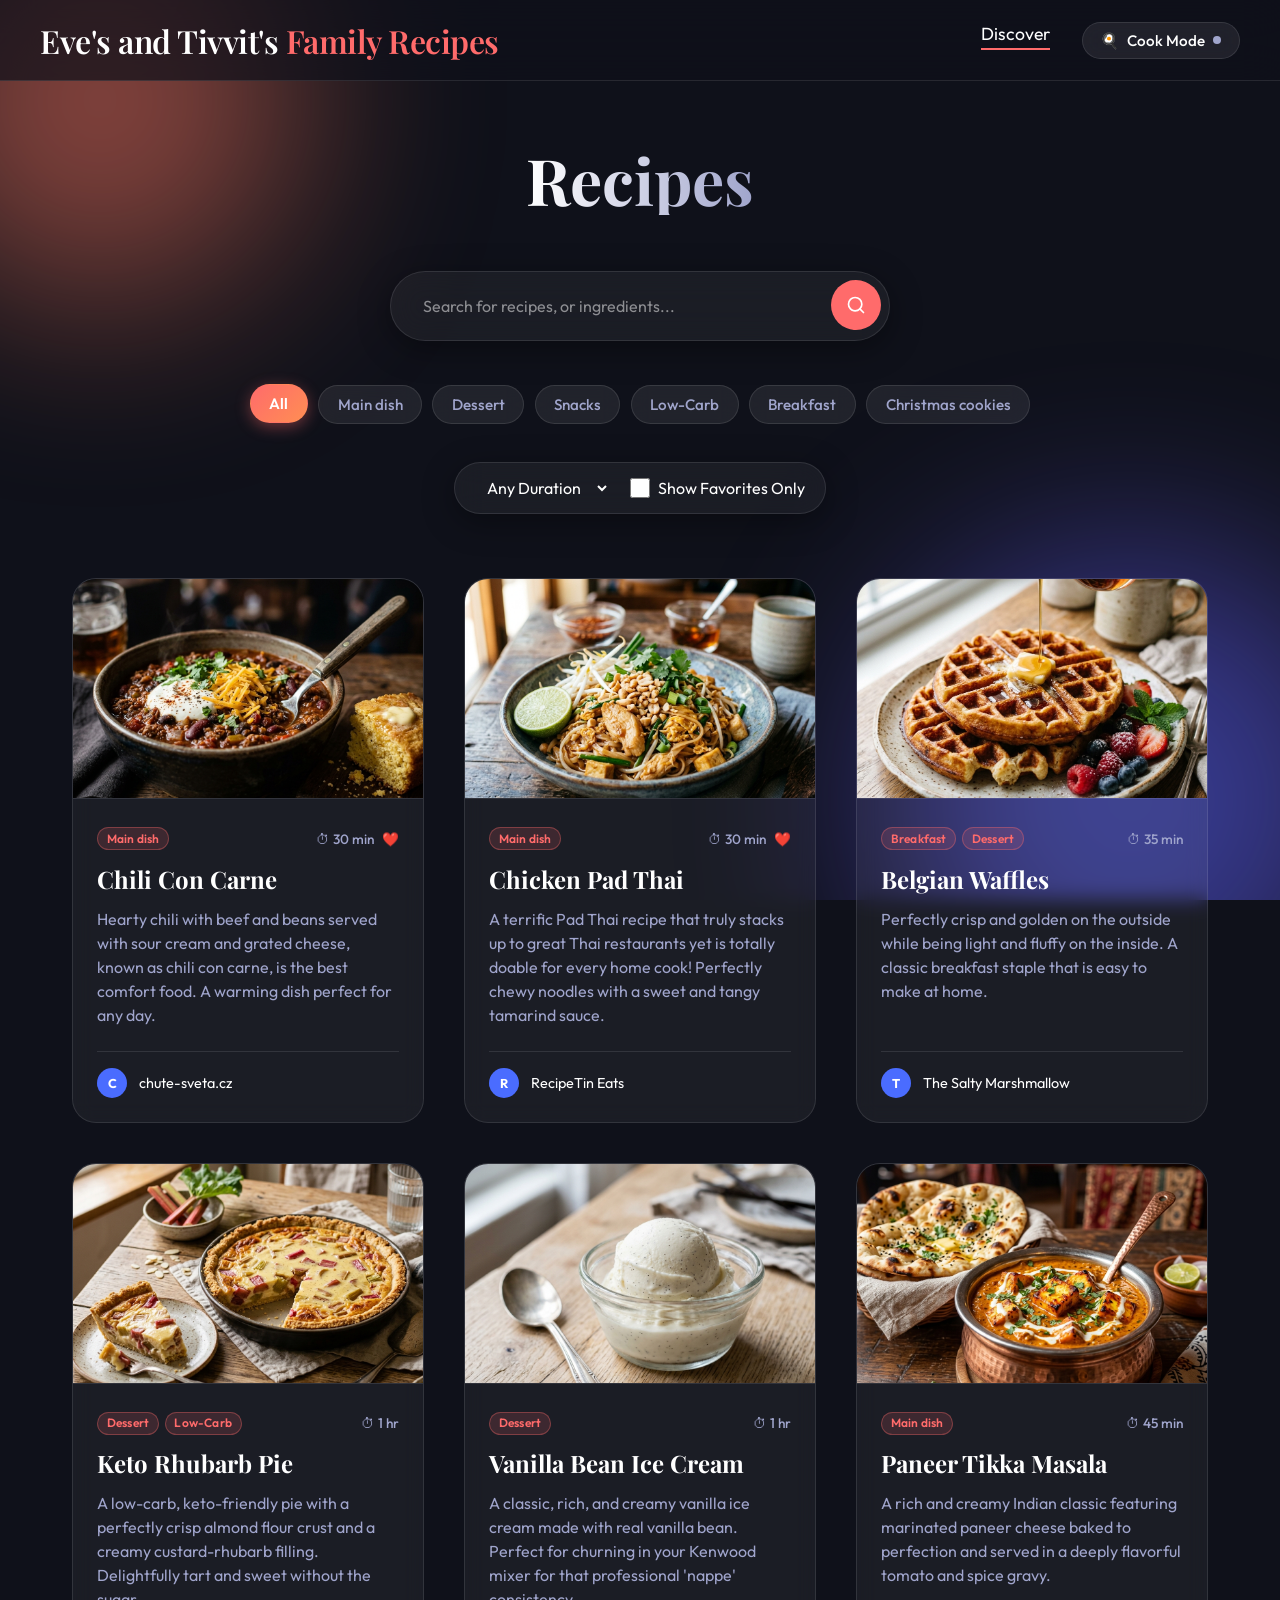
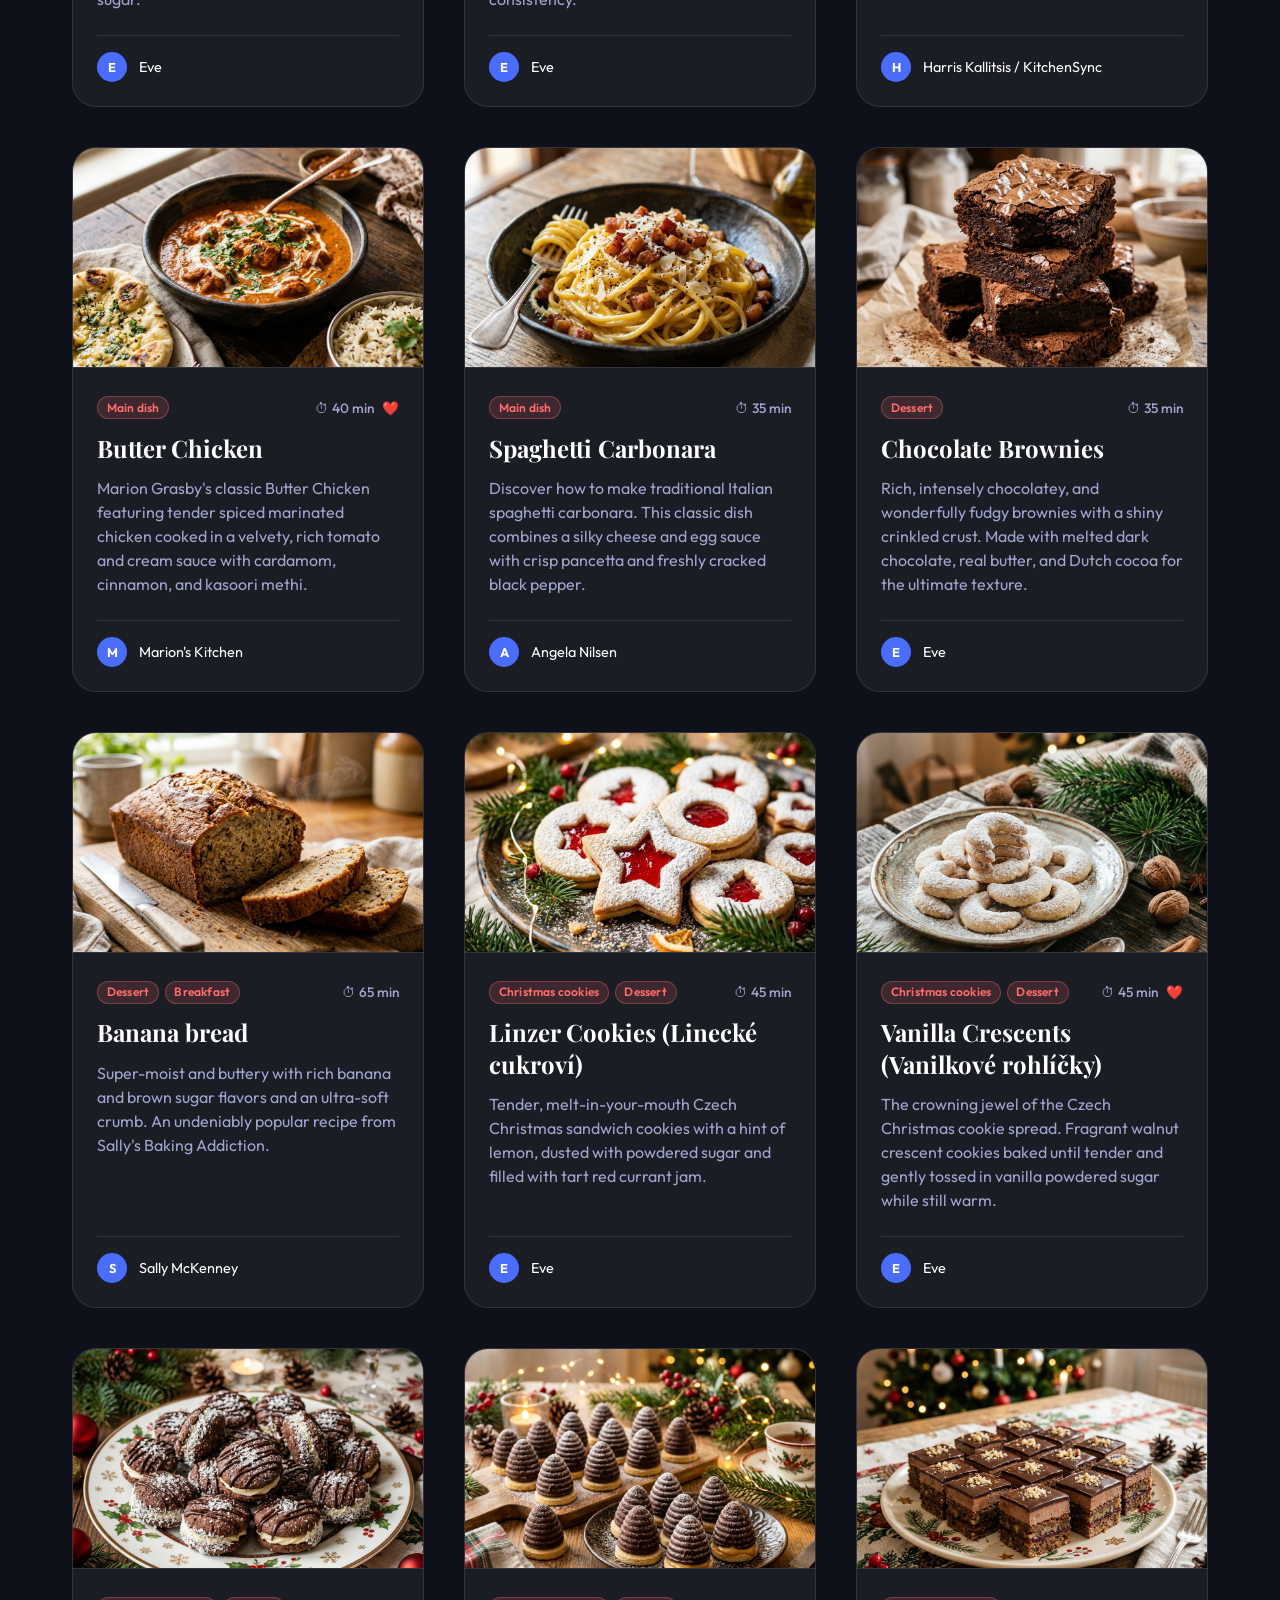
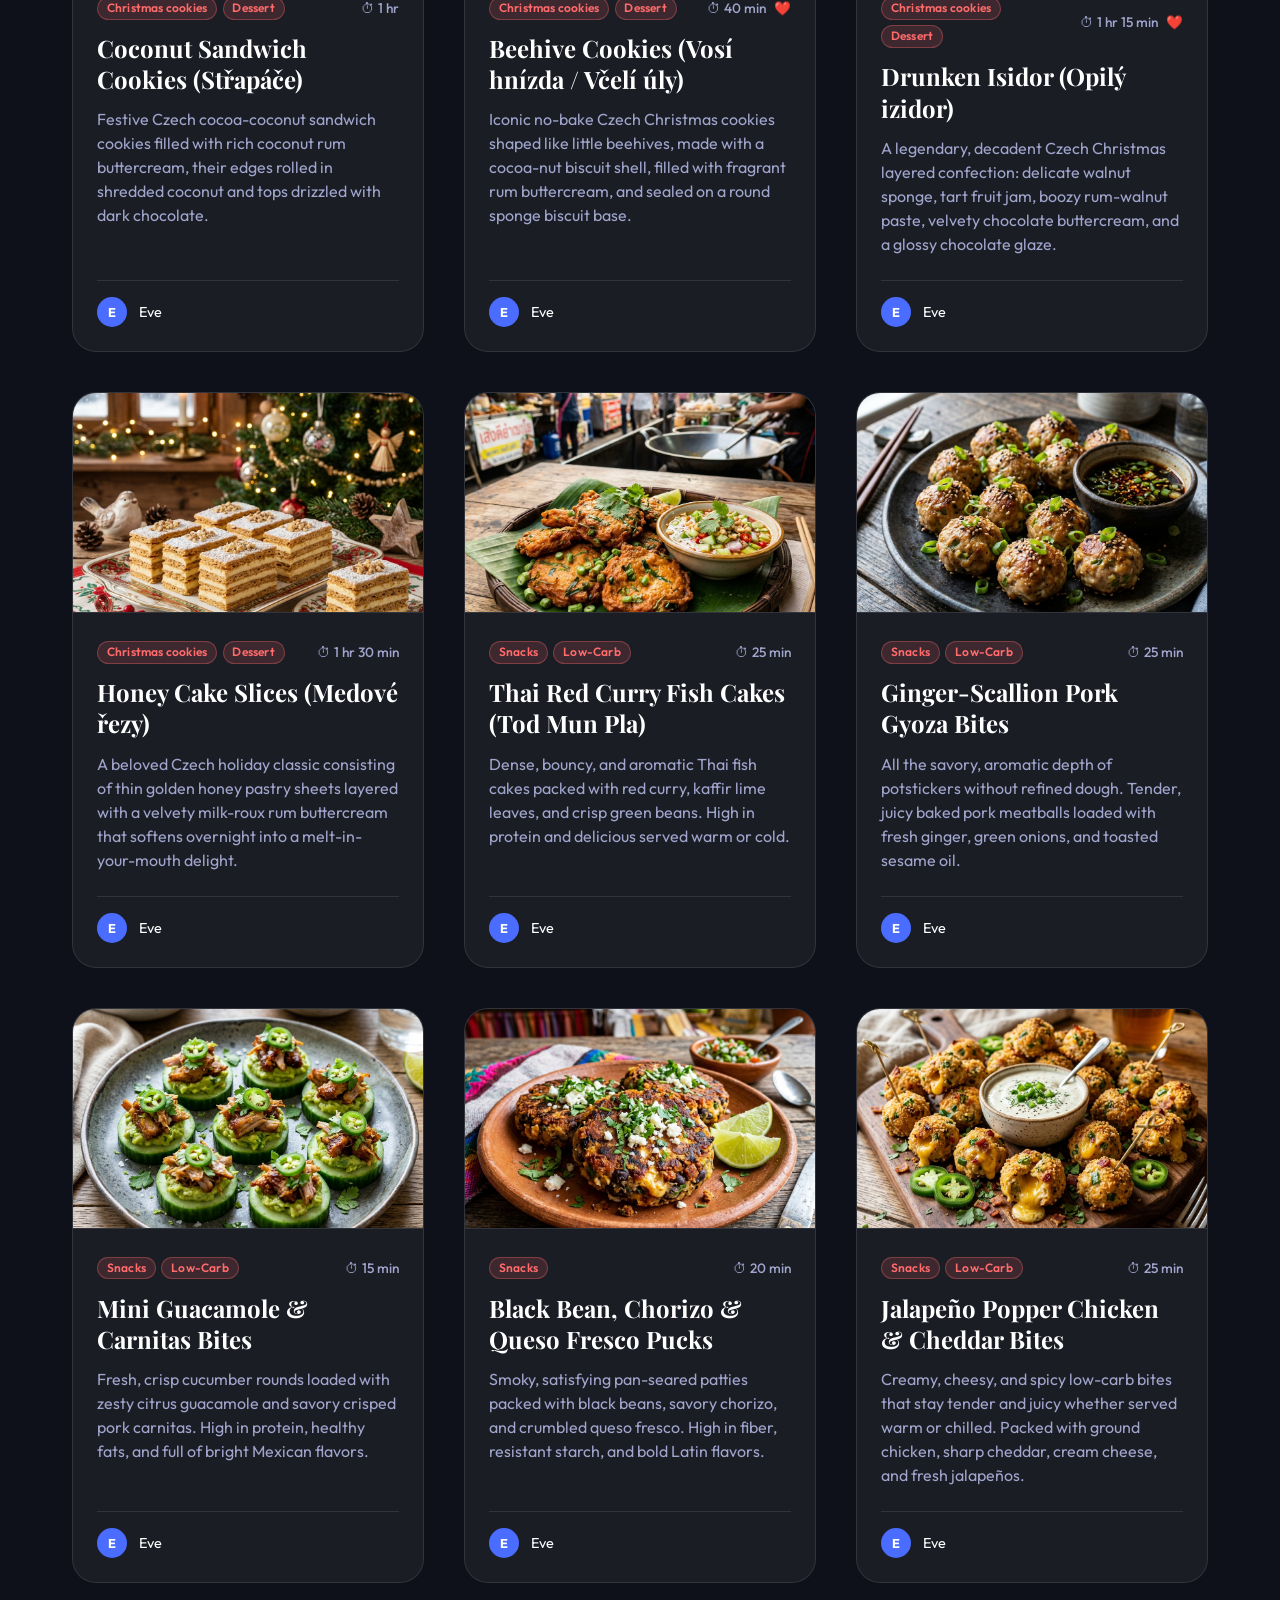
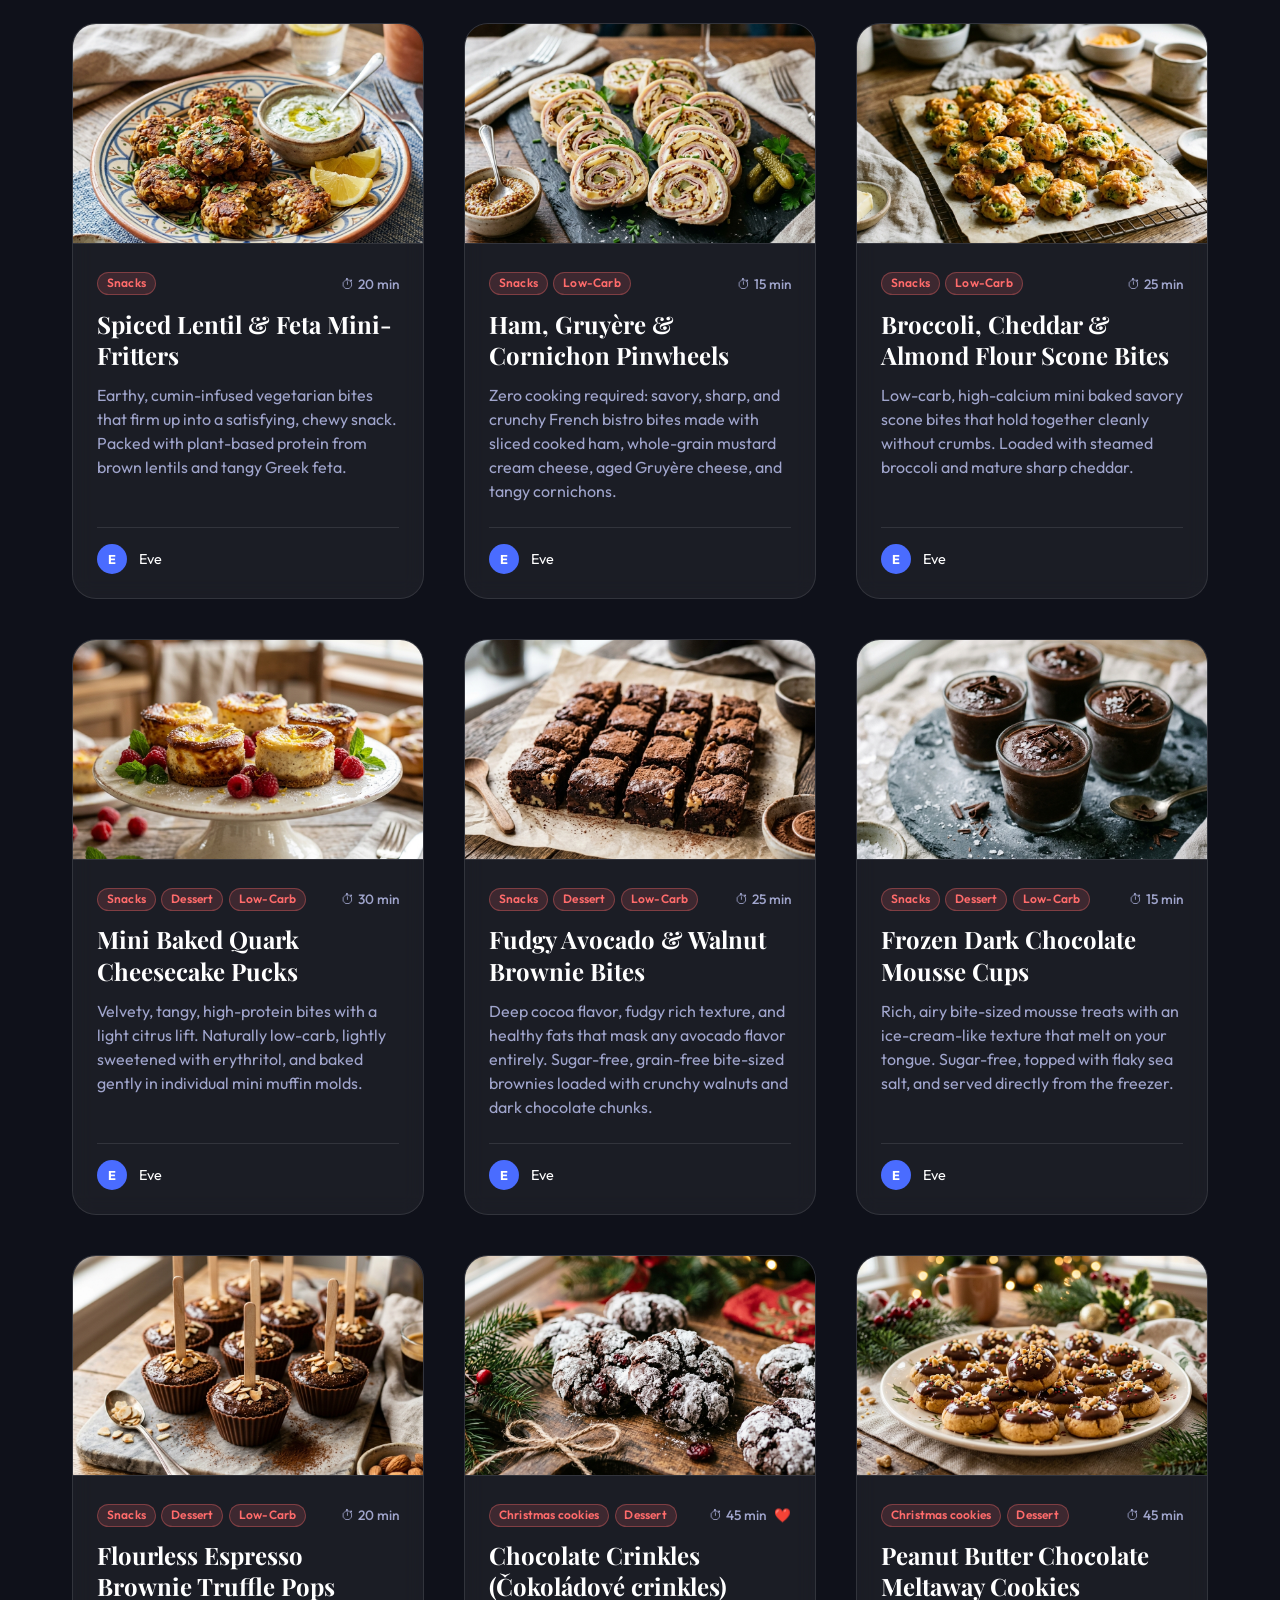
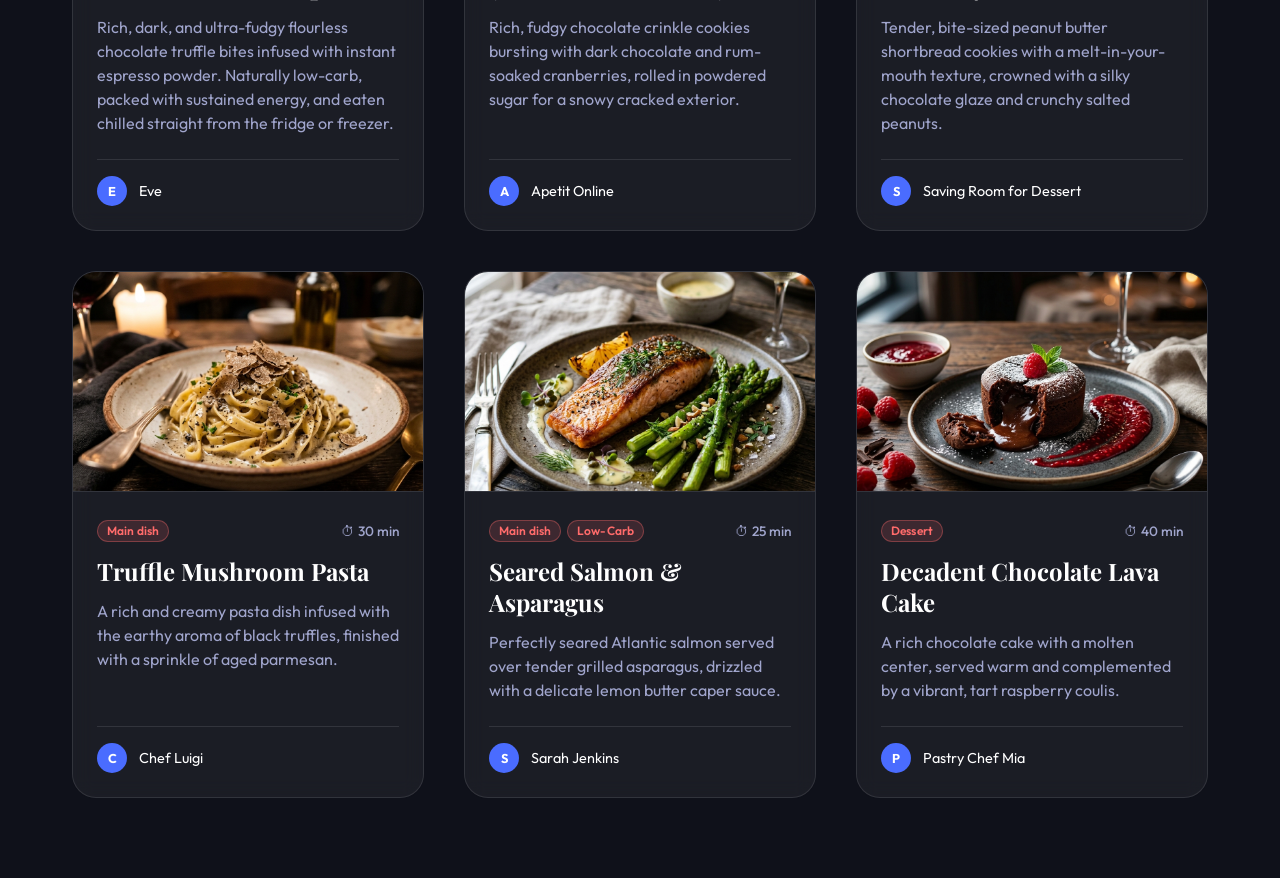
<file: index.html>
<!DOCTYPE html>
<html lang="en">

<head>
    <meta charset="UTF-8">
    <meta name="viewport" content="width=device-width, initial-scale=1.0">
    <title>Family Cookbook | Discover Eve and Tivvit's Recipes</title>
    <meta name="description" content="Explore a curated collection of recipes which we both love.">
    <link rel="preconnect" href="https://fonts.googleapis.com">
    <link rel="preconnect" href="https://fonts.gstatic.com" crossorigin>
    <link
        href="https://fonts.googleapis.com/css2?family=Outfit:wght@300;400;600;800&family=Playfair+Display:ital,wght@0,600;1,600&display=swap"
        rel="stylesheet">
    <link rel="stylesheet" href="style.css?v=2.1">
</head>

<body>
    <div class="background-elements">
        <div class="blob blob-1"></div>
        <div class="blob blob-2"></div>
    </div>

    <header class="glass-header">
        <div class="container header-content">
            <h1 class="logo"><a href="index.html">Eve's and Tivvit's <span>Family Recipes</span></a></h1>
            <nav>
                <ul class="nav-links">
                    <li><a href="#" class="active">Discover</a></li>
                    <li>
                        <button id="cookModeBtn" class="btn-cook-mode" title="Keep screen awake while cooking"
                            aria-label="Toggle Cook Mode">
                            <span class="cook-icon">🍳</span>
                            <span class="cook-text">Cook Mode</span>
                            <span class="cook-status-dot"></span>
                        </button>
                    </li>
                </ul>
            </nav>
        </div>
    </header>

    <main class="container">
        <section class="hero">
            <div class="hero-text">
                <h2>Recipes</h2>
                <div class="search-bar glass-panel">
                    <input type="text" placeholder="Search for recipes, or ingredients..." id="searchInput">
                    <button id="searchBtn">
                        <svg width="20" height="20" viewBox="0 0 24 24" fill="none" stroke="currentColor"
                            stroke-width="2" stroke-linecap="round" stroke-linejoin="round">
                            <circle cx="11" cy="11" r="8"></circle>
                            <line x1="21" y1="21" x2="16.65" y2="16.65"></line>
                        </svg>
                    </button>
                </div>

                <div class="tag-filters" id="tagFilters" role="group" aria-label="Filter recipes by tag">
                    <button type="button" class="tag-filter-btn active" data-tag="All" aria-pressed="true">All</button>
                    <button type="button" class="tag-filter-btn" data-tag="Main dish" aria-pressed="false">Main dish</button>
                    <button type="button" class="tag-filter-btn" data-tag="Dessert" aria-pressed="false">Dessert</button>
                    <button type="button" class="tag-filter-btn" data-tag="Snacks" aria-pressed="false">Snacks</button>
                    <button type="button" class="tag-filter-btn" data-tag="Low-Carb" aria-pressed="false">Low-Carb</button>
                    <button type="button" class="tag-filter-btn" data-tag="Breakfast" aria-pressed="false">Breakfast</button>
                    <button type="button" class="tag-filter-btn" data-tag="Christmas cookies" aria-pressed="false">Christmas cookies</button>
                </div>

                <div class="filter-bar glass-panel secondary-filters">
                    <select id="timeFilter" class="filter-select">
                        <option value="All">Any Duration</option>
                        <option value="30">30 min or less</option>
                        <option value="60">60 min or less</option>
                    </select>

                    <label class="favorite-toggle">
                        <input type="checkbox" id="favoriteFilter">
                        <span class="toggle-text">Show Favorites Only</span>
                    </label>
                </div>
            </div>
        </section>

        <section class="recipes-grid" id="recipesGrid">
            <!-- Recipe cards will be injected here by JS -->
        </section>
    </main>



    <script src="recipes-data.js?v=2.1"></script>
    <script src="script.js?v=2.2"></script>
</body>

</html>
</file>
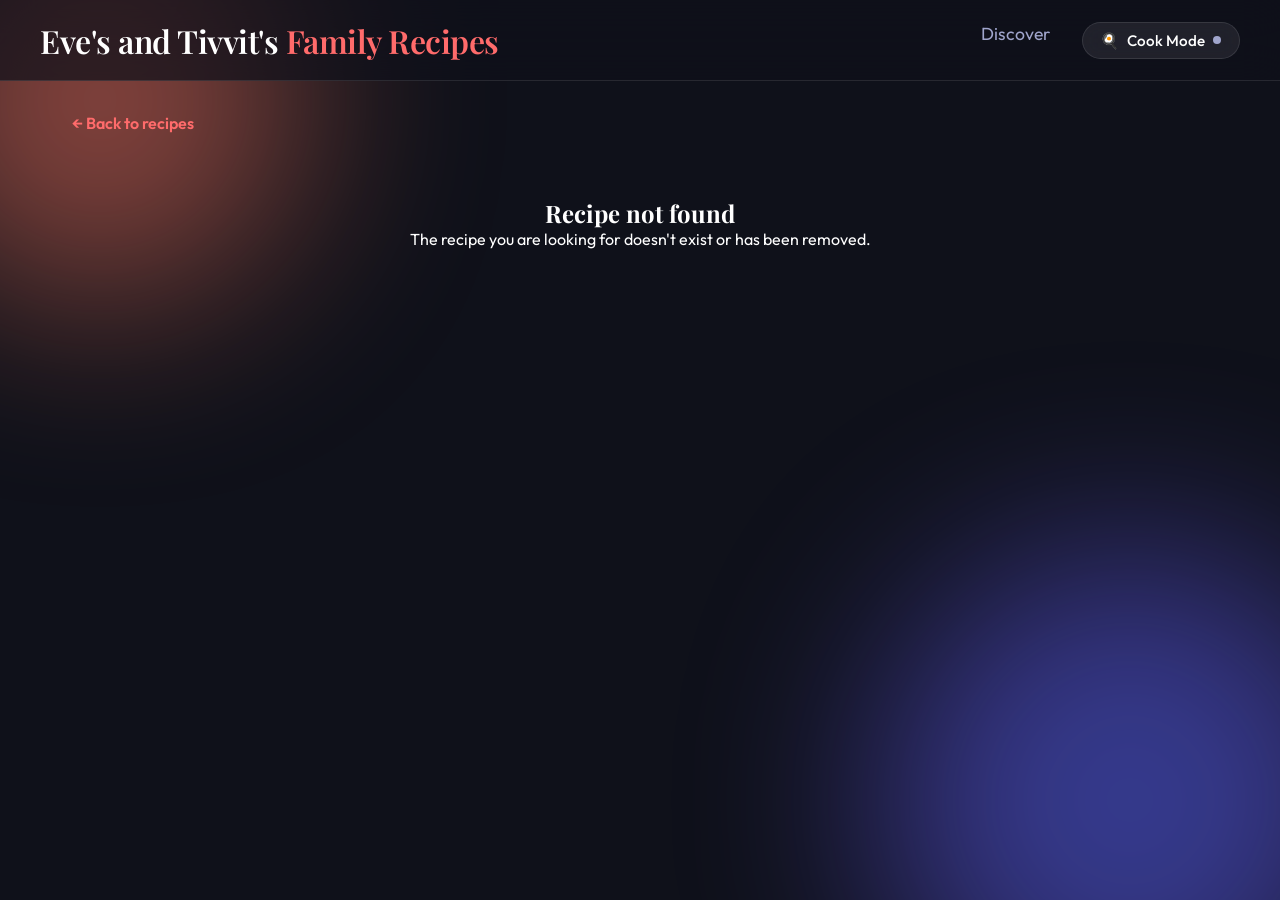
<file: recipe.html>
<!DOCTYPE html>
<html lang="en">

<head>
    <meta charset="UTF-8">
    <meta name="viewport" content="width=device-width, initial-scale=1.0">
    <title>Gourmet Cookbook | Recipe Details</title>
    <meta name="description" content="Read full recipe details and instructions.">
    <link rel="preconnect" href="https://fonts.googleapis.com">
    <link rel="preconnect" href="https://fonts.gstatic.com" crossorigin>
    <link
        href="https://fonts.googleapis.com/css2?family=Outfit:wght@300;400;600;800&family=Playfair+Display:ital,wght@0,600;1,600&display=swap"
        rel="stylesheet">
    <link rel="stylesheet" href="style.css?v=2.1">
</head>

<body>
    <div class="background-elements">
        <div class="blob blob-1"></div>
        <div class="blob blob-2"></div>
    </div>

    <header class="glass-header">
        <div class="container header-content">
            <h1 class="logo"><a href="index.html">Eve's and Tivvit's <span>Family Recipes</span></a></h1>
            <nav>
                <ul class="nav-links">
                    <li><a href="index.html">Discover</a></li>
                    <li>
                        <button id="cookModeBtn" class="btn-cook-mode" title="Keep screen awake while cooking"
                            aria-label="Toggle Cook Mode">
                            <span class="cook-icon">🍳</span>
                            <span class="cook-text">Cook Mode</span>
                            <span class="cook-status-dot"></span>
                        </button>
                    </li>
                </ul>
            </nav>
        </div>
    </header>

    <main class="container">
        <a href="index.html" class="btn-back">← Back to recipes</a>

        <div id="recipeDetailContainer" class="glass-panel full-page-recipe" style="display: none;">
            <div class="recipe-header-full">
                <div class="recipe-image-full" id="pageImageContainer">
                    <!-- Image injected here -->
                </div>
                <div class="recipe-title-section">
                    <h2 id="pageTitle">Recipe Title</h2>
                    <div class="view-recipe-meta" id="pageMeta">
                        <!-- Author, Category, Time injected here -->
                    </div>
                    <p id="pageDesc" class="view-desc"></p>
                </div>
            </div>

            <div class="recipe-layout">
                <div class="ingredients-section">
                    <div class="ingredients-header">
                        <h3>Ingredients</h3>
                        <div class="portions-control">
                            <button id="btnDecreasePortion" class="portion-btn">-</button>
                            <span id="portionsDisplay">4 portions</span>
                            <button id="btnIncreasePortion" class="portion-btn">+</button>
                        </div>
                    </div>
                    <ul id="pageIngredients" class="ingredients-list">
                    </ul>
                </div>
                <div class="steps-section">
                    <h3>Instructions</h3>
                    <ul id="pageSteps" class="steps-list">
                        <!-- Steps injected here -->
                    </ul>
                </div>
            </div>
        </div>
        <div id="recipeNotFound" style="display: none; text-align: center; padding: 4rem;">
            <h2>Recipe not found</h2>
            <p>The recipe you are looking for doesn't exist or has been removed.</p>
        </div>
    </main>

    <script src="recipes-data.js?v=2.1"></script>
    <script src="script.js?v=2.2"></script>
</body>

</html>
</file>
<file: style.css>
:root {
    --bg-primary: #0f111a;
    --bg-secondary: #1a1d2d;
    --text-primary: #ffffff;
    --text-secondary: #a0a5cc;
    --accent-color: #ff6b6b;
    --accent-hover: #ff8585;
    --glass-bg: rgba(255, 255, 255, 0.05);
    --glass-border: rgba(255, 255, 255, 0.1);
    --shadow: 0 8px 32px 0 rgba(0, 0, 0, 0.37);
}

* {
    margin: 0;
    padding: 0;
    box-sizing: border-box;
}

body {
    font-family: 'Outfit', sans-serif;
    background-color: var(--bg-primary);
    color: var(--text-primary);
    min-height: 100vh;
    overflow-x: hidden;
    position: relative;
}

/* Background Animated Blobs */
.background-elements {
    position: fixed;
    top: 0;
    left: 0;
    width: 100%;
    height: 100%;
    z-index: -1;
    overflow: hidden;
}

.blob {
    position: absolute;
    border-radius: 50%;
    filter: blur(100px);
    opacity: 0.5;
    animation: float 20s infinite alternate;
}

.blob-1 {
    width: 400px;
    height: 400px;
    background: radial-gradient(circle, #ff6b6b, #ff8e53);
    top: -100px;
    left: -100px;
}

.blob-2 {
    width: 500px;
    height: 500px;
    background: radial-gradient(circle, #4a6cff, #8253ff);
    bottom: -150px;
    right: -100px;
    animation-delay: -10s;
}

@keyframes float {
    0% {
        transform: translate(0, 0) rotate(0deg);
    }

    100% {
        transform: translate(100px, 50px) rotate(180deg);
    }
}

/* Typography & Utilities */
h1,
h2,
h3,
h4 {
    font-family: 'Playfair Display', serif;
}

.container {
    max-width: 1200px;
    margin: 0 auto;
    padding: 0 2rem;
}

/* Glassmorphism Classes */
.glass-panel {
    background: var(--glass-bg);
    backdrop-filter: blur(16px);
    -webkit-backdrop-filter: blur(16px);
    border: 1px solid var(--glass-border);
    box-shadow: var(--shadow);
    border-radius: 1rem;
}

.glass-header {
    background: rgba(15, 17, 26, 0.7);
    backdrop-filter: blur(20px);
    -webkit-backdrop-filter: blur(20px);
    border-bottom: 1px solid var(--glass-border);
    position: sticky;
    top: 0;
    z-index: 100;
}

/* Header */
.header-content {
    display: flex;
    justify-content: space-between;
    align-items: center;
    min-height: 80px;
    padding: 1rem 0;
}

.logo {
    font-size: 2rem;
    font-weight: 600;
    letter-spacing: -0.5px;
}

.logo a {
    color: inherit;
    text-decoration: none;
}

.logo span {
    color: var(--accent-color);
}

.nav-links {
    display: flex;
    list-style: none;
    gap: 2rem;
}

.nav-links a {
    color: var(--text-secondary);
    text-decoration: none;
    font-weight: 400;
    font-size: 1.1rem;
    transition: color 0.3s ease;
    position: relative;
}

.nav-links a:hover,
.nav-links a.active {
    color: var(--text-primary);
}

.nav-links a::after {
    content: '';
    position: absolute;
    width: 0;
    height: 2px;
    bottom: -5px;
    left: 0;
    background-color: var(--accent-color);
    transition: width 0.3s ease;
}

.nav-links a:hover::after,
.nav-links a.active::after {
    width: 100%;
}

.btn-primary {
    background: linear-gradient(135deg, var(--accent-color), #ff8e53);
    color: white;
    border: none;
    padding: 0.75rem 1.5rem;
    border-radius: 2rem;
    font-family: 'Outfit', sans-serif;
    font-weight: 600;
    font-size: 1rem;
    cursor: pointer;
    transition: transform 0.3s ease, box-shadow 0.3s ease;
}

.btn-primary:hover {
    transform: translateY(-2px);
    box-shadow: 0 10px 20px rgba(255, 107, 107, 0.3);
}

/* Hero Section */
.hero {
    min-height: 50vh;
    display: flex;
    align-items: center;
    justify-content: center;
    text-align: center;
    padding: 4rem 0;
}

.hero-text {
    max-width: 800px;
    display: flex;
    flex-direction: column;
    align-items: center;
    gap: 1.5rem;
}

.hero-text h2 {
    font-size: 4rem;
    line-height: 1.1;
    background: linear-gradient(to right, #fff, #a0a5cc);
    -webkit-background-clip: text;
    -webkit-text-fill-color: transparent;
}

.hero-text p {
    font-size: 1.2rem;
    color: var(--text-secondary);
    max-width: 600px;
    line-height: 1.6;
}

.search-bar {
    display: flex;
    width: 100%;
    max-width: 500px;
    padding: 0.5rem;
    border-radius: 3rem;
    margin-top: 2rem;
}

.search-bar input {
    flex: 1;
    background: transparent;
    border: none;
    color: var(--text-primary);
    padding: 1rem 1.5rem;
    font-family: 'Outfit', sans-serif;
    font-size: 1rem;
    outline: none;
}

.search-bar input::placeholder {
    color: rgba(255, 255, 255, 0.5);
}

.search-bar button {
    background: var(--accent-color);
    border: none;
    width: 50px;
    height: 50px;
    border-radius: 50%;
    color: white;
    cursor: pointer;
    display: flex;
    justify-content: center;
    align-items: center;
    transition: transform 0.3s ease, background 0.3s ease;
}

.search-bar button:hover {
    background: var(--accent-hover);
    transform: scale(1.05);
}

/* Tag Filter Buttons */
.tag-filters {
    display: flex;
    flex-wrap: wrap;
    justify-content: center;
    gap: 0.65rem;
    margin-top: 1.25rem;
    max-width: 900px;
    width: 100%;
}

.tag-filter-btn {
    background: rgba(255, 255, 255, 0.08);
    border: 1px solid var(--glass-border);
    color: var(--text-secondary);
    padding: 0.55rem 1.15rem;
    border-radius: 2rem;
    font-family: 'Outfit', sans-serif;
    font-size: 0.95rem;
    font-weight: 500;
    cursor: pointer;
    backdrop-filter: blur(10px);
    -webkit-backdrop-filter: blur(10px);
    transition: all 0.25s cubic-bezier(0.4, 0, 0.2, 1);
    white-space: nowrap;
}

.tag-filter-btn:hover {
    background: rgba(255, 255, 255, 0.16);
    color: var(--text-primary);
    transform: translateY(-2px);
    border-color: rgba(255, 255, 255, 0.25);
}

.tag-filter-btn.active {
    background: linear-gradient(135deg, var(--accent-color), #ff8e53);
    color: #ffffff;
    border-color: transparent;
    box-shadow: 0 4px 15px rgba(255, 107, 107, 0.4);
    font-weight: 600;
    transform: translateY(-1px);
}

/* Filter Bar */
.filter-bar {
    display: flex;
    gap: 1.25rem;
    padding: 0.5rem 1.5rem;
    margin-top: 1rem;
    border-radius: 2rem;
    justify-content: center;
    align-items: center;
    flex-wrap: wrap;
}

.secondary-filters {
    margin-top: 0.85rem;
    padding: 0.4rem 1.25rem;
}

.filter-select {
    background: transparent;
    border: none;
    color: var(--text-primary);
    font-family: inherit;
    font-size: 1rem;
    outline: none;
    cursor: pointer;
    padding: 0.5rem;
}

.filter-select option {
    background: var(--bg-primary);
    color: var(--text-primary);
}

.favorite-toggle {
    display: flex;
    align-items: center;
    gap: 0.5rem;
    cursor: pointer;
    color: var(--text-primary);
    font-size: 1rem;
}

.favorite-toggle input {
    accent-color: var(--accent-color);
    width: 1.2rem;
    height: 1.2rem;
    cursor: pointer;
}

/* Recipes Grid */
.recipes-grid {
    display: grid;
    grid-template-columns: repeat(auto-fill, minmax(320px, 1fr));
    gap: 2.5rem;
    padding-bottom: 5rem;
}

.recipe-card {
    background: var(--glass-bg);
    border: 1px solid var(--glass-border);
    border-radius: 1.5rem;
    overflow: hidden;
    backdrop-filter: blur(10px);
    transition: transform 0.4s cubic-bezier(0.175, 0.885, 0.32, 1.275), box-shadow 0.4s ease;
    display: flex;
    flex-direction: column;
    text-decoration: none;
    color: inherit;
    cursor: pointer;
}

.recipe-card:hover {
    transform: translateY(-10px) scale(1.02);
    box-shadow: 0 20px 40px rgba(0, 0, 0, 0.4);
    border-color: rgba(255, 255, 255, 0.2);
}

.recipe-image {
    width: 100%;
    height: 220px;
    object-fit: cover;
    border-bottom: 1px solid var(--glass-border);
    transition: transform 0.5s ease;
}

.recipe-card:hover .recipe-image {
    transform: scale(1.05);
}

.image-container {
    overflow: hidden;
}

.recipe-content {
    padding: 1.5rem;
    display: flex;
    flex-direction: column;
    flex-grow: 1;
}

.recipe-meta {
    display: flex;
    justify-content: space-between;
    align-items: center;
    gap: 0.75rem;
    margin-bottom: 0.85rem;
}

.recipe-tags-list {
    display: flex;
    flex-wrap: wrap;
    gap: 0.35rem;
    align-items: center;
}

.recipe-tag-badge {
    display: inline-block;
    background: rgba(255, 107, 107, 0.15);
    color: var(--accent-color);
    border: 1px solid rgba(255, 107, 107, 0.35);
    padding: 0.2rem 0.55rem;
    border-radius: 1rem;
    font-size: 0.75rem;
    font-weight: 600;
    line-height: 1.2;
    letter-spacing: 0.2px;
}

.recipe-meta-right {
    display: flex;
    align-items: center;
    gap: 0.5rem;
    color: var(--text-secondary);
    font-size: 0.85rem;
    font-weight: 500;
    white-space: nowrap;
    flex-shrink: 0;
}

.recipe-title {
    font-size: 1.5rem;
    margin-bottom: 0.75rem;
    line-height: 1.3;
}

.recipe-desc {
    color: var(--text-secondary);
    font-size: 1rem;
    line-height: 1.5;
    margin-bottom: 1.5rem;
    flex-grow: 1;
}

.recipe-footer {
    display: flex;
    justify-content: space-between;
    align-items: center;
    border-top: 1px solid rgba(255, 255, 255, 0.1);
    padding-top: 1rem;
}

.author {
    display: flex;
    align-items: center;
    gap: 0.75rem;
}

.author-avatar {
    width: 30px;
    height: 30px;
    border-radius: 50%;
    background-color: #4a6cff;
    display: flex;
    justify-content: center;
    align-items: center;
    font-size: 0.8rem;
    font-weight: bold;
}

.author-name {
    font-size: 0.9rem;
    color: var(--text-primary);
}

.btn-view {
    background: transparent;
    border: 1px solid var(--text-secondary);
    color: var(--text-primary);
    padding: 0.5rem 1rem;
    border-radius: 1.5rem;
    font-family: 'Outfit', sans-serif;
    font-size: 0.9rem;
    cursor: pointer;
    transition: all 0.3s ease;
}

.btn-view:hover {
    background: var(--text-primary);
    color: var(--bg-primary);
}

/* Cook Mode Toggle Button */
.btn-cook-mode {
    background: rgba(255, 255, 255, 0.08);
    border: 1px solid var(--glass-border);
    color: var(--text-primary);
    padding: 0.5rem 1.1rem;
    border-radius: 2rem;
    font-family: 'Outfit', sans-serif;
    font-size: 0.95rem;
    font-weight: 500;
    cursor: pointer;
    display: inline-flex;
    align-items: center;
    gap: 0.5rem;
    backdrop-filter: blur(10px);
    -webkit-backdrop-filter: blur(10px);
    transition: all 0.3s cubic-bezier(0.4, 0, 0.2, 1);
}

.btn-cook-mode:hover {
    background: rgba(255, 255, 255, 0.15);
    transform: translateY(-1px);
    border-color: rgba(255, 255, 255, 0.25);
    box-shadow: 0 4px 12px rgba(0, 0, 0, 0.2);
}

.btn-cook-mode.active {
    background: linear-gradient(135deg, rgba(255, 159, 67, 0.35), rgba(255, 107, 107, 0.45));
    border-color: rgba(255, 159, 67, 0.7);
    color: #ffffff;
    box-shadow: 0 0 20px rgba(255, 159, 67, 0.4);
}

.btn-cook-mode .cook-status-dot {
    width: 8px;
    height: 8px;
    border-radius: 50%;
    background-color: var(--text-secondary);
    display: inline-block;
    transition: background-color 0.3s ease, box-shadow 0.3s ease;
}

.btn-cook-mode.active .cook-status-dot {
    background-color: #2ed573;
    box-shadow: 0 0 10px #2ed573;
    animation: pulse-dot 2s infinite;
}

@keyframes pulse-dot {
    0% {
        transform: scale(1);
        opacity: 1;
    }
    50% {
        transform: scale(1.35);
        opacity: 0.7;
    }
    100% {
        transform: scale(1);
        opacity: 1;
    }
}

/* Page Top Bar */
.page-top-bar {
    display: flex;
    justify-content: space-between;
    align-items: center;
    margin-top: 1.5rem;
}

.page-top-bar .btn-back {
    margin-top: 0;
}

/* Toast Notifications */
.toast-container {
    position: fixed;
    bottom: 2rem;
    right: 2rem;
    z-index: 1000;
    display: flex;
    flex-direction: column;
    gap: 0.5rem;
    pointer-events: none;
}

.toast {
    background: rgba(26, 29, 45, 0.92);
    border: 1px solid var(--glass-border);
    color: var(--text-primary);
    padding: 0.85rem 1.25rem;
    border-radius: 1rem;
    backdrop-filter: blur(16px);
    -webkit-backdrop-filter: blur(16px);
    box-shadow: 0 10px 30px rgba(0, 0, 0, 0.5);
    font-family: 'Outfit', sans-serif;
    font-size: 0.95rem;
    display: flex;
    align-items: center;
    gap: 0.75rem;
    animation: toastIn 0.35s cubic-bezier(0.175, 0.885, 0.32, 1.275) forwards;
    pointer-events: auto;
}

.toast-icon {
    font-size: 1.2rem;
}

@keyframes toastIn {
    from {
        transform: translateY(20px) scale(0.9);
        opacity: 0;
    }
    to {
        transform: translateY(0) scale(1);
        opacity: 1;
    }
}


/* Full Page Recipe Details */
.full-page-recipe {
    padding: 3rem;
    margin-top: 2rem;
    margin-bottom: 4rem;
}

.btn-back {
    display: inline-block;
    color: var(--accent-color);
    text-decoration: none;
    font-weight: 600;
    margin-top: 2rem;
    transition: opacity 0.3s ease;
}

.btn-back:hover {
    opacity: 0.8;
}

.recipe-header-full {
    display: flex;
    gap: 3rem;
    margin-bottom: 3rem;
    align-items: center;
}

.recipe-image-full {
    flex: 1;
    border-radius: 1rem;
    overflow: hidden;
    max-height: 400px;
}

.recipe-image-full img {
    width: 100%;
    height: 100%;
    object-fit: cover;
    display: block;
}

.recipe-title-section {
    flex: 1;
}

.recipe-title-section h2 {
    font-size: 3rem;
    margin-bottom: 1rem;
    color: var(--accent-color);
}


/* View Recipe Detail */
.view-recipe-meta {
    display: flex;
    gap: 1.5rem;
    color: var(--text-secondary);
    font-size: 0.9rem;
    margin-bottom: 1rem;
}

.view-desc {
    font-size: 1.1rem;
    line-height: 1.6;
    margin-bottom: 2rem;
}

.recipe-layout {
    display: grid;
    grid-template-columns: 1fr 2fr;
    gap: 2rem;
}


.ingredients-section h3,
.steps-section h3 {
    color: var(--accent-color);
    margin-bottom: 1rem;
    font-family: 'Outfit', sans-serif;
}

.ingredient-group-header {
    color: var(--text-primary);
    font-family: 'Outfit', sans-serif;
    margin: 1.5rem 0 0.5rem 0;
    font-size: 1.1rem;
    border-bottom: 1px solid rgba(255, 255, 255, 0.1);
    padding-bottom: 0.25rem;
}

.ingredients-list {
    list-style: none;
}

.ingredients-list li {
    padding: 0.5rem 0;
    border-bottom: 1px solid rgba(255, 255, 255, 0.05);
}

.steps-list {
    list-style: none;
    padding-left: 0;
}

.step-item {
    margin-bottom: 1.2rem;
}

.step-checkbox-container {
    display: flex;
    align-items: flex-start;
    gap: 1rem;
    cursor: pointer;
    transition: all 0.3s ease;
    padding: 0.5rem;
    border-radius: 0.8rem;
}

.step-checkbox-container:hover {
    background: rgba(255, 255, 255, 0.03);
}

.step-checkbox {
    display: none;
}

.checkbox-custom {
    flex-shrink: 0;
    width: 22px;
    height: 22px;
    border: 2px solid var(--accent-color);
    border-radius: 6px;
    position: relative;
    margin-top: 2px;
    transition: all 0.3s cubic-bezier(0.4, 0, 0.2, 1);
}

.step-checkbox:checked + .checkbox-custom {
    background: var(--accent-color);
}

.step-checkbox:checked + .checkbox-custom::after {
    content: '✓';
    position: absolute;
    color: white;
    font-size: 14px;
    font-weight: bold;
    top: 50%;
    left: 50%;
    transform: translate(-50%, -50%);
}

.step-text {
    line-height: 1.6;
    color: var(--text-primary);
    transition: all 0.3s ease;
}

.step-checkbox-container.completed .step-text {
    color: var(--text-secondary);
    text-decoration: line-through;
    opacity: 0.6;
}

.step-checkbox-container.completed .checkbox-custom {
    border-color: var(--text-secondary);
    opacity: 0.6;
}

/* Portion Controls */
.ingredients-header {
    display: flex;
    justify-content: space-between;
    align-items: center;
    margin-bottom: 1rem;
}

.ingredients-header h3 {
    margin-bottom: 0;
}

.portions-control {
    display: flex;
    align-items: center;
    gap: 0.5rem;
    background: rgba(0, 0, 0, 0.2);
    padding: 0.25rem;
    border-radius: 2rem;
    border: 1px solid var(--glass-border);
}

.portions-control span {
    font-size: 0.9rem;
    min-width: 70px;
    text-align: center;
    color: var(--text-primary);
}

.portion-btn {
    background: rgba(255, 255, 255, 0.1);
    border: none;
    color: var(--accent-color);
    width: 24px;
    height: 24px;
    border-radius: 50%;
    cursor: pointer;
    font-weight: bold;
    display: flex;
    justify-content: center;
    align-items: center;
    transition: background 0.3s ease;
}

.portion-btn:hover {
    background: rgba(255, 255, 255, 0.2);
}

/* ==========================================================================
   Responsive Breakpoints
   ========================================================================== */

/* Tablet & Smaller Desktops (<= 768px) */
@media (max-width: 768px) {
    .container {
        padding: 0 1.5rem;
    }

    .header-content {
        min-height: 70px;
        padding: 0.75rem 0;
    }

    .logo {
        font-size: 1.75rem;
        line-height: 1.2;
    }

    .logo span {
        display: block;
        font-size: 0.9em;
        white-space: nowrap;
    }

    .nav-links {
        gap: 1.25rem;
        align-items: center;
    }

    .nav-links a {
        font-size: 1.05rem;
    }

    .btn-cook-mode {
        padding: 0.55rem 1.15rem;
        font-size: 0.95rem;
        gap: 0.5rem;
    }

    /* Hero */
    .hero {
        min-height: auto;
        padding: 2.5rem 0 1.5rem 0;
    }

    .hero-text {
        gap: 1.25rem;
        width: 100%;
    }

    .hero-text h2 {
        font-size: 3.5rem;
    }

    .hero-text p {
        font-size: 1.1rem;
    }

    .search-bar {
        margin-top: 1rem;
        max-width: 100%;
    }

    /* Grid */
    .recipes-grid {
        grid-template-columns: repeat(auto-fill, minmax(280px, 1fr));
        gap: 1.75rem;
        padding-bottom: 3.5rem;
    }

    /* Full Page Recipe Details */
    .full-page-recipe {
        padding: 2rem;
        margin-top: 1.25rem;
        margin-bottom: 2.5rem;
        border-radius: 1.25rem;
    }

    .recipe-header-full {
        flex-direction: column;
        gap: 1.5rem;
        margin-bottom: 2rem;
        align-items: stretch;
    }

    .recipe-title-section h2 {
        font-size: 2.5rem;
    }

    .toast-container {
        left: 1rem;
        right: 1rem;
        bottom: 1rem;
    }
}

/* Mobile Phones (<= 600px) */
@media (max-width: 600px) {
    .container {
        padding: 0 1rem;
    }

    .header-content {
        flex-direction: column;
        align-items: center;
        text-align: center;
        gap: 0.85rem;
        padding: 1rem 0 0.5rem 0;
        min-height: auto;
    }

    .logo {
        font-size: 1.7rem;
        line-height: 1.25;
        text-align: center;
    }

    .logo span {
        display: block;
        font-size: 0.92em;
    }

    .nav-links {
        display: flex;
        align-items: center;
        justify-content: center;
        gap: 1.5rem;
        width: 100%;
    }

    .nav-links a {
        font-size: 1.05rem;
    }

    .btn-cook-mode {
        padding: 0.6rem 1.25rem;
        font-size: 0.95rem;
        gap: 0.5rem;
        border-radius: 2rem;
    }

    .hero {
        padding: 1.75rem 0 1rem 0;
    }

    .hero-text h2 {
        font-size: 3rem;
    }

    .search-bar {
        margin-top: 0.75rem;
        padding: 0.4rem 0.5rem;
    }

    .search-bar input {
        padding: 0.75rem 1rem;
        font-size: 0.95rem;
    }

    .search-bar button {
        width: 44px;
        height: 44px;
        flex-shrink: 0;
    }

    /* Tag Filters & Secondary Filters Mobile */
    .tag-filters {
        gap: 0.5rem;
        margin-top: 1rem;
    }

    .tag-filter-btn {
        padding: 0.45rem 0.95rem;
        font-size: 0.88rem;
    }

    .secondary-filters {
        flex-direction: row;
        justify-content: center;
        align-items: center;
        padding: 0.45rem 1.15rem;
        margin-top: 0.65rem;
        gap: 1rem;
        border-radius: 2rem;
        width: auto;
    }

    .secondary-filters .filter-select {
        width: auto;
        padding: 0.5rem 2rem 0.5rem 0.85rem;
        font-size: 0.9rem;
    }

    .secondary-filters .filter-select:focus {
        border-color: var(--accent-color);
    }

    .favorite-toggle {
        justify-content: center;
        padding: 0.25rem 0;
        font-size: 0.9rem;
    }

    /* Single Column Grid */
    .recipes-grid {
        grid-template-columns: 1fr;
        gap: 1.5rem;
        padding-bottom: 3rem;
    }

    .recipe-card {
        border-radius: 1.25rem;
    }

    .recipe-image {
        height: 200px;
    }

    .recipe-content {
        padding: 1.25rem;
    }

    .recipe-title {
        font-size: 1.35rem;
    }

    /* Detail Page */
    .full-page-recipe {
        padding: 1.5rem;
        margin-top: 0.75rem;
        margin-bottom: 2rem;
    }

    .recipe-image-full {
        max-height: 260px;
    }

    .recipe-title-section h2 {
        font-size: 2.25rem;
    }

    .recipe-layout {
        grid-template-columns: 1fr;
        gap: 1.5rem;
    }

    .view-recipe-meta {
        flex-wrap: wrap;
        gap: 0.75rem;
        font-size: 0.9rem;
        margin-bottom: 0.75rem;
    }

    .ingredients-header {
        flex-wrap: wrap;
        gap: 0.75rem;
        align-items: center;
    }

    .step-checkbox-container {
        padding: 0.45rem 0.25rem;
        gap: 0.75rem;
    }
}

/* Extra Small Mobile (<= 480px) */
@media (max-width: 480px) {
    .container {
        padding: 0 0.9rem;
    }

    .header-content {
        gap: 0.75rem;
        padding: 0.85rem 0 0.4rem 0;
    }

    .logo {
        font-size: 1.55rem;
        letter-spacing: -0.3px;
        line-height: 1.25;
    }

    .logo span {
        font-size: 0.9em;
    }

    .nav-links {
        gap: 1.25rem;
    }

    .nav-links a {
        font-size: 1rem;
    }

    .btn-cook-mode {
        padding: 0.55rem 1.15rem;
        font-size: 0.9rem;
        gap: 0.45rem;
    }

    .btn-cook-mode .cook-icon {
        font-size: 1rem;
    }

    .hero-text h2 {
        font-size: 2.75rem;
    }

    .search-bar input {
        padding: 0.65rem 0.85rem;
        font-size: 0.92rem;
    }

    .search-bar button {
        width: 42px;
        height: 42px;
    }

    .tag-filters {
        gap: 0.4rem;
        margin-top: 0.85rem;
    }

    .tag-filter-btn {
        padding: 0.4rem 0.8rem;
        font-size: 0.82rem;
    }

    .secondary-filters {
        gap: 0.75rem;
        padding: 0.4rem 0.85rem;
    }

    .secondary-filters .filter-select {
        font-size: 0.85rem;
        padding: 0.45rem 1.85rem 0.45rem 0.75rem;
    }

    .favorite-toggle {
        font-size: 0.85rem;
    }

    .recipe-title-section h2 {
        font-size: 2rem;
    }
}
</file>
